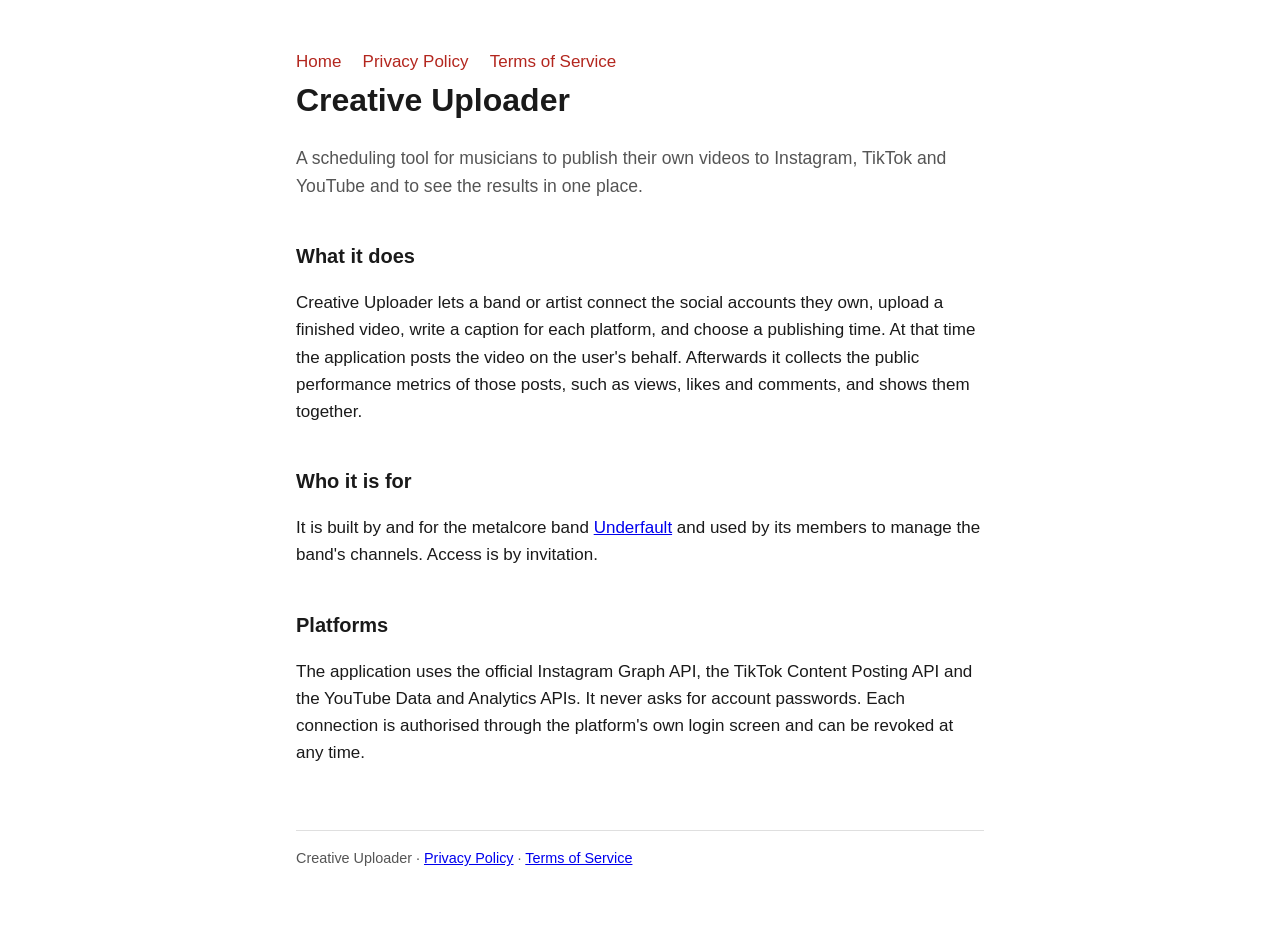
<file: index.html>
<!doctype html>
<html lang="en">
<head>
<meta charset="utf-8">
<meta name="viewport" content="width=device-width, initial-scale=1">
<title>Creative Uploader</title>
<link rel="stylesheet" href="style.css">
</head>
<body>
<main>
  <nav><a href="./">Home</a><a href="privacy.html">Privacy Policy</a><a href="terms.html">Terms of Service</a></nav>
  <h1>Creative Uploader</h1>
  <p class="lead">A scheduling tool for musicians to publish their own videos to Instagram, TikTok and YouTube and to see the results in one place.</p>

  <h2>What it does</h2>
  <p>Creative Uploader lets a band or artist connect the social accounts they own, upload a finished video, write a caption for each platform, and choose a publishing time. At that time the application posts the video on the user's behalf. Afterwards it collects the public performance metrics of those posts, such as views, likes and comments, and shows them together.</p>

  <h2>Who it is for</h2>
  <p>It is built by and for the metalcore band <a href="https://www.instagram.com/underfault.band/">Underfault</a> and used by its members to manage the band's channels. Access is by invitation.</p>

  <h2>Platforms</h2>
  <p>The application uses the official Instagram Graph API, the TikTok Content Posting API and the YouTube Data and Analytics APIs. It never asks for account passwords. Each connection is authorised through the platform's own login screen and can be revoked at any time.</p>

  <footer>Creative Uploader · <a href="privacy.html">Privacy Policy</a> · <a href="terms.html">Terms of Service</a></footer>
</main>
</body>
</html>
</file>
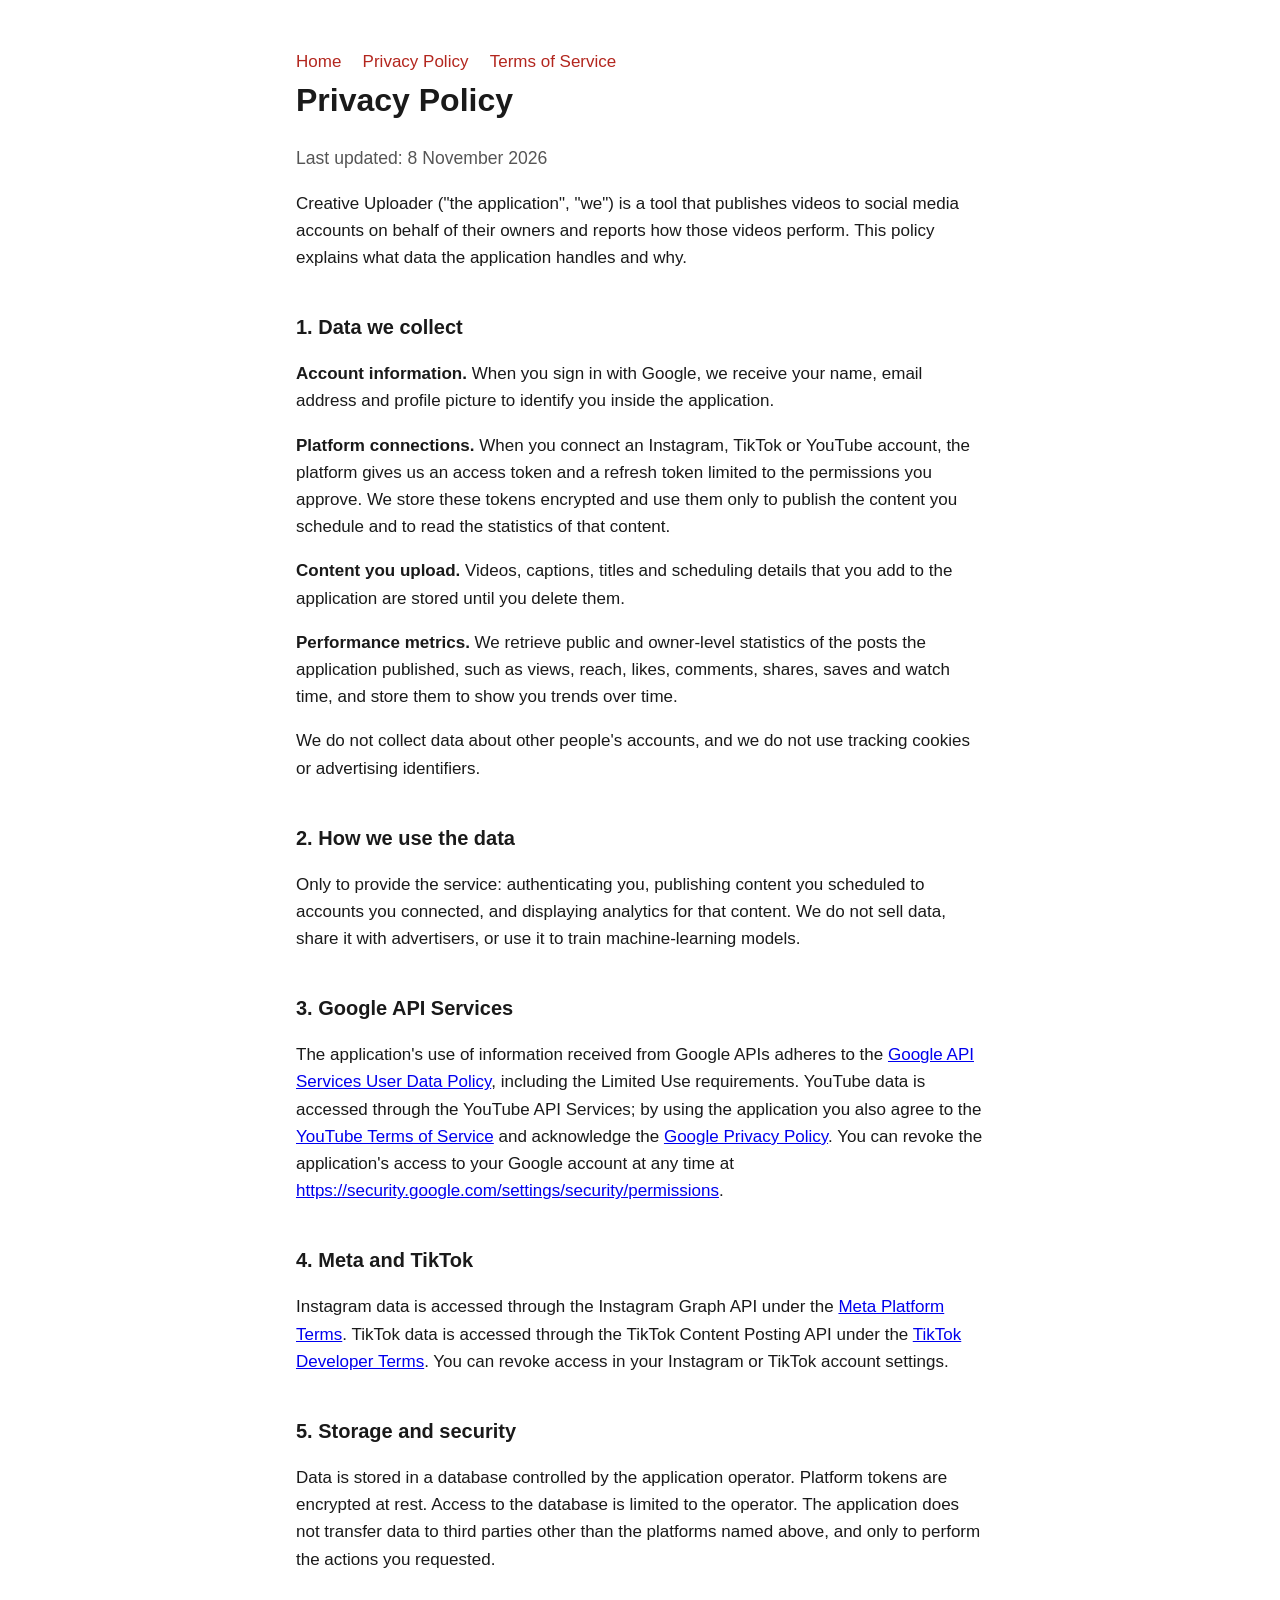
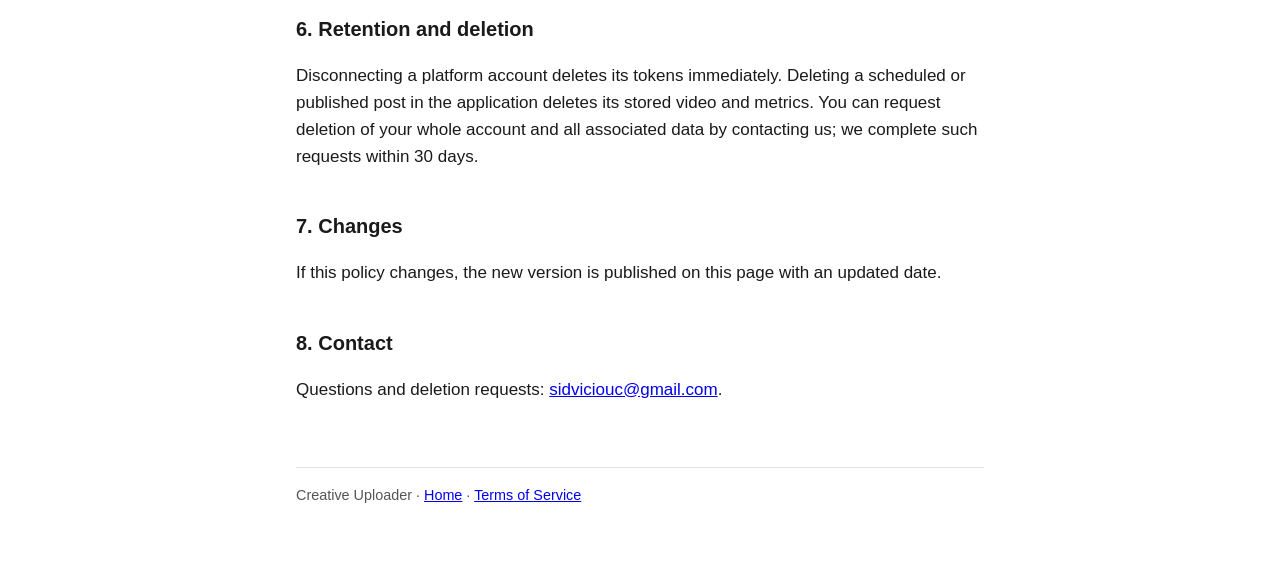
<file: privacy.html>
<!doctype html>
<html lang="en">
<head>
<meta charset="utf-8">
<meta name="viewport" content="width=device-width, initial-scale=1">
<title>Privacy Policy · Creative Uploader</title>
<link rel="stylesheet" href="style.css">
</head>
<body>
<main>
  <nav><a href="./">Home</a><a href="privacy.html">Privacy Policy</a><a href="terms.html">Terms of Service</a></nav>
  <h1>Privacy Policy</h1>
  <p class="lead">Last updated: 8 November 2026</p>

  <p>Creative Uploader ("the application", "we") is a tool that publishes videos to social media accounts on behalf of their owners and reports how those videos perform. This policy explains what data the application handles and why.</p>

  <h2>1. Data we collect</h2>
  <p><strong>Account information.</strong> When you sign in with Google, we receive your name, email address and profile picture to identify you inside the application.</p>
  <p><strong>Platform connections.</strong> When you connect an Instagram, TikTok or YouTube account, the platform gives us an access token and a refresh token limited to the permissions you approve. We store these tokens encrypted and use them only to publish the content you schedule and to read the statistics of that content.</p>
  <p><strong>Content you upload.</strong> Videos, captions, titles and scheduling details that you add to the application are stored until you delete them.</p>
  <p><strong>Performance metrics.</strong> We retrieve public and owner-level statistics of the posts the application published, such as views, reach, likes, comments, shares, saves and watch time, and store them to show you trends over time.</p>
  <p>We do not collect data about other people's accounts, and we do not use tracking cookies or advertising identifiers.</p>

  <h2>2. How we use the data</h2>
  <p>Only to provide the service: authenticating you, publishing content you scheduled to accounts you connected, and displaying analytics for that content. We do not sell data, share it with advertisers, or use it to train machine-learning models.</p>

  <h2>3. Google API Services</h2>
  <p>The application's use of information received from Google APIs adheres to the <a href="https://developers.google.com/terms/api-services-user-data-policy">Google API Services User Data Policy</a>, including the Limited Use requirements. YouTube data is accessed through the YouTube API Services; by using the application you also agree to the <a href="https://www.youtube.com/t/terms">YouTube Terms of Service</a> and acknowledge the <a href="https://policies.google.com/privacy">Google Privacy Policy</a>. You can revoke the application's access to your Google account at any time at <a href="https://security.google.com/settings/security/permissions">https://security.google.com/settings/security/permissions</a>.</p>

  <h2>4. Meta and TikTok</h2>
  <p>Instagram data is accessed through the Instagram Graph API under the <a href="https://developers.facebook.com/terms/">Meta Platform Terms</a>. TikTok data is accessed through the TikTok Content Posting API under the <a href="https://developers.tiktok.com/doc/tiktok-developer-terms-of-service">TikTok Developer Terms</a>. You can revoke access in your Instagram or TikTok account settings.</p>

  <h2>5. Storage and security</h2>
  <p>Data is stored in a database controlled by the application operator. Platform tokens are encrypted at rest. Access to the database is limited to the operator. The application does not transfer data to third parties other than the platforms named above, and only to perform the actions you requested.</p>

  <h2>6. Retention and deletion</h2>
  <p>Disconnecting a platform account deletes its tokens immediately. Deleting a scheduled or published post in the application deletes its stored video and metrics. You can request deletion of your whole account and all associated data by contacting us; we complete such requests within 30 days.</p>

  <h2>7. Changes</h2>
  <p>If this policy changes, the new version is published on this page with an updated date.</p>

  <h2>8. Contact</h2>
  <p>Questions and deletion requests: <a href="mailto:sidviciouc@gmail.com">sidviciouc@gmail.com</a>.</p>

  <footer>Creative Uploader · <a href="./">Home</a> · <a href="terms.html">Terms of Service</a></footer>
</main>
</body>
</html>
</file>
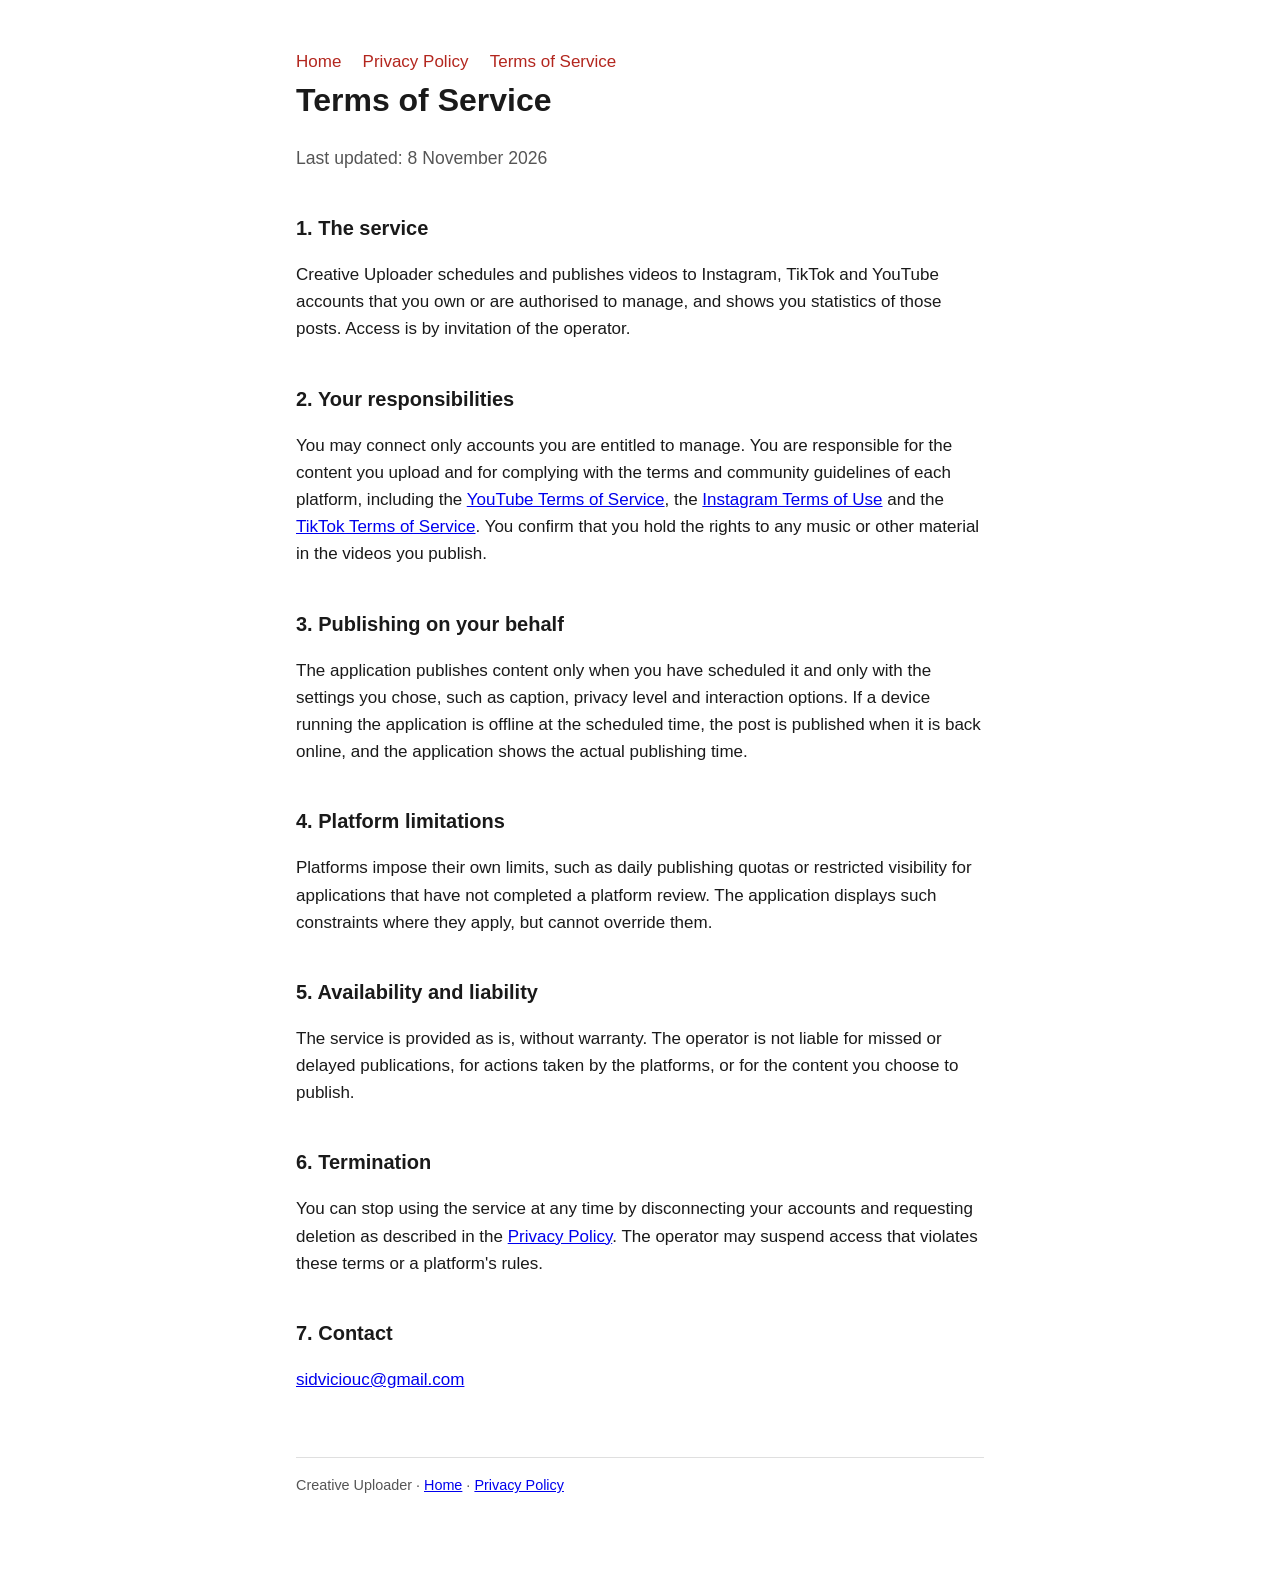
<file: terms.html>
<!doctype html>
<html lang="en">
<head>
<meta charset="utf-8">
<meta name="viewport" content="width=device-width, initial-scale=1">
<title>Terms of Service · Creative Uploader</title>
<link rel="stylesheet" href="style.css">
</head>
<body>
<main>
  <nav><a href="./">Home</a><a href="privacy.html">Privacy Policy</a><a href="terms.html">Terms of Service</a></nav>
  <h1>Terms of Service</h1>
  <p class="lead">Last updated: 8 November 2026</p>

  <h2>1. The service</h2>
  <p>Creative Uploader schedules and publishes videos to Instagram, TikTok and YouTube accounts that you own or are authorised to manage, and shows you statistics of those posts. Access is by invitation of the operator.</p>

  <h2>2. Your responsibilities</h2>
  <p>You may connect only accounts you are entitled to manage. You are responsible for the content you upload and for complying with the terms and community guidelines of each platform, including the <a href="https://www.youtube.com/t/terms">YouTube Terms of Service</a>, the <a href="https://help.instagram.com/581066165581870">Instagram Terms of Use</a> and the <a href="https://www.tiktok.com/legal/terms-of-service">TikTok Terms of Service</a>. You confirm that you hold the rights to any music or other material in the videos you publish.</p>

  <h2>3. Publishing on your behalf</h2>
  <p>The application publishes content only when you have scheduled it and only with the settings you chose, such as caption, privacy level and interaction options. If a device running the application is offline at the scheduled time, the post is published when it is back online, and the application shows the actual publishing time.</p>

  <h2>4. Platform limitations</h2>
  <p>Platforms impose their own limits, such as daily publishing quotas or restricted visibility for applications that have not completed a platform review. The application displays such constraints where they apply, but cannot override them.</p>

  <h2>5. Availability and liability</h2>
  <p>The service is provided as is, without warranty. The operator is not liable for missed or delayed publications, for actions taken by the platforms, or for the content you choose to publish.</p>

  <h2>6. Termination</h2>
  <p>You can stop using the service at any time by disconnecting your accounts and requesting deletion as described in the <a href="privacy.html">Privacy Policy</a>. The operator may suspend access that violates these terms or a platform's rules.</p>

  <h2>7. Contact</h2>
  <p><a href="mailto:sidviciouc@gmail.com">sidviciouc@gmail.com</a></p>

  <footer>Creative Uploader · <a href="./">Home</a> · <a href="privacy.html">Privacy Policy</a></footer>
</main>
</body>
</html>
</file>
<file: style.css>
:root { color-scheme: light dark; --fg: #1a1a1a; --bg: #ffffff; --muted: #555; --accent: #b3261e; }
@media (prefers-color-scheme: dark) { :root { --fg: #e8e8e8; --bg: #111; --muted: #aaa; --accent: #ff6b5e; } }
* { box-sizing: border-box; }
body { margin: 0; background: var(--bg); color: var(--fg); font: 17px/1.6 -apple-system, "Segoe UI", Roboto, Helvetica, Arial, sans-serif; }
main { max-width: 720px; margin: 0 auto; padding: 48px 16px 80px; }
h1 { font-size: 2rem; margin: 0 0 .25em; } h2 { font-size: 1.25rem; margin-top: 2em; }
p.lead { color: var(--muted); font-size: 1.1rem; }
nav a { margin-right: 1.25em; color: var(--accent); text-decoration: none; } nav a:hover { text-decoration: underline; }
footer { margin-top: 64px; color: var(--muted); font-size: .9rem; border-top: 1px solid #8884; padding-top: 16px; }
code { background: #8882; padding: 1px 5px; border-radius: 4px; }
</file>
